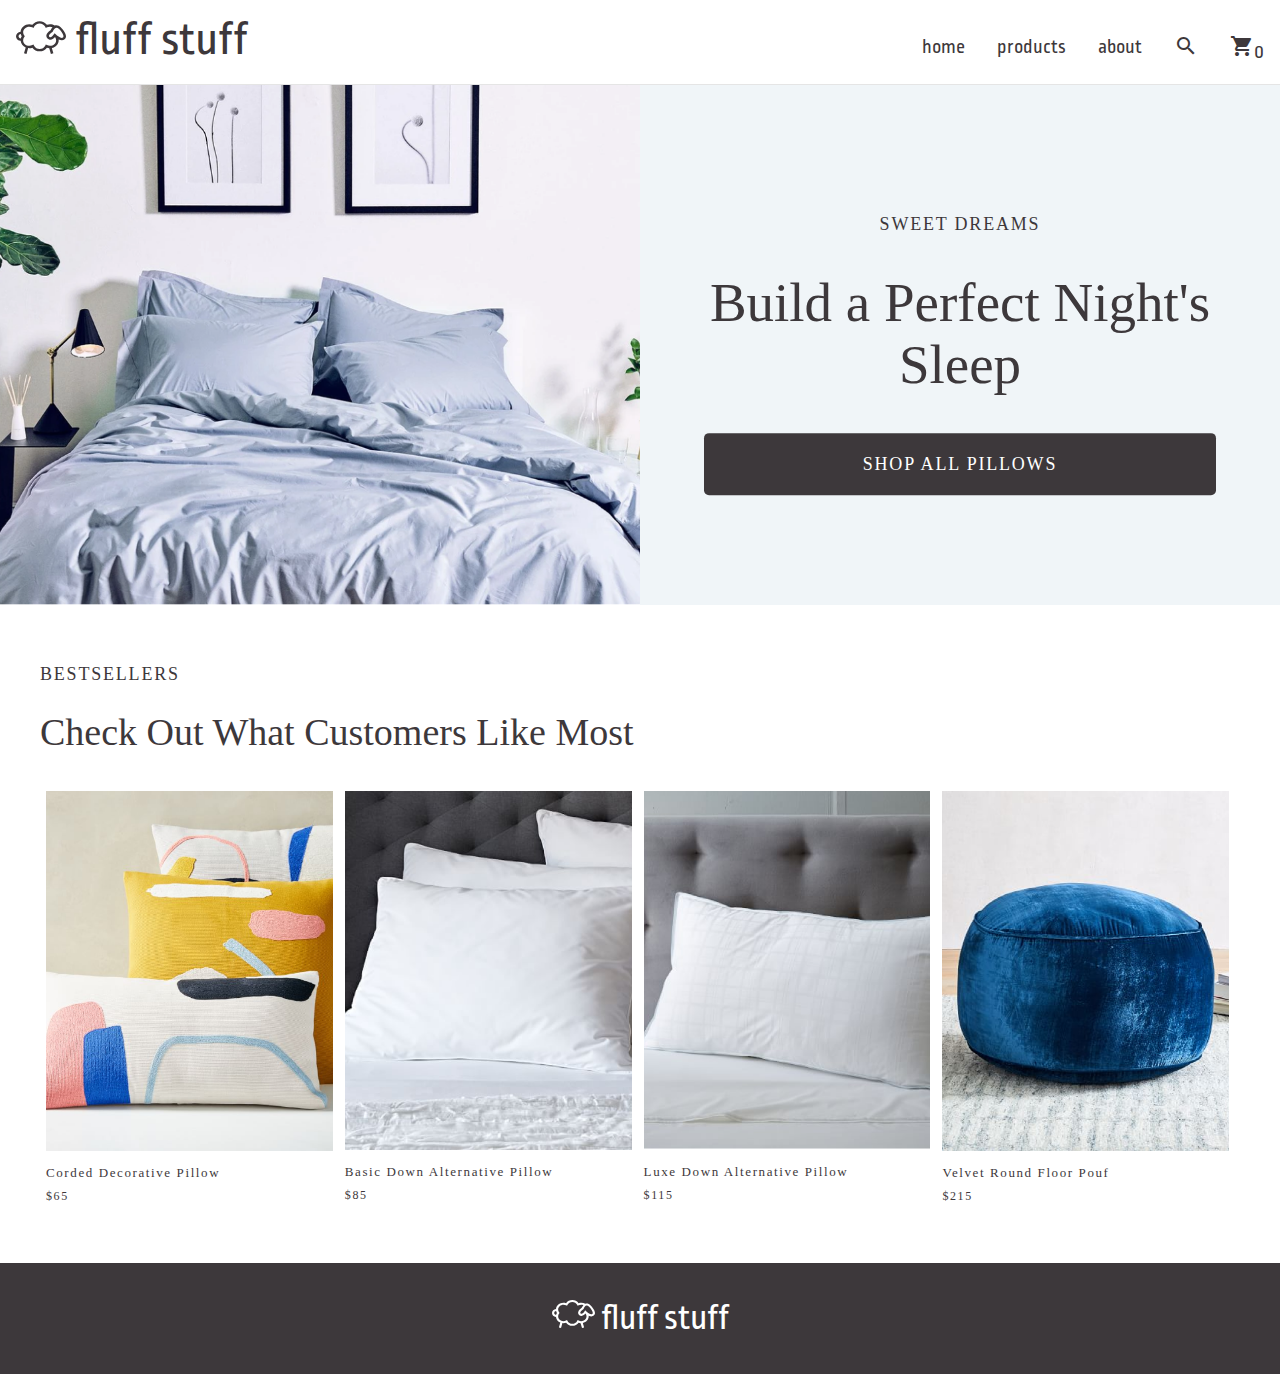
<file: index.html>
<!DOCTYPE html>
<html lang="en">
    <head>
        
        <meta charset="UTF-8">

        <link href="https://fonts.googleapis.com/css?family=Ropa+Sans&display=swap" rel="stylesheet">
        <link href="https://fonts.googleapis.com/icon?family=Material+Icons" rel="stylesheet">
        <link rel="stylesheet" type="text/css" href="css/styles.css"/>
        <script src="https://ajax.googleapis.com/ajax/libs/jquery/3.4.1/jquery.min.js"></script>
        <link rel="icon" type="image/png" href="assets/images/favicon.png">
        <script src="./js/products.js"></script>

        <meta name="description" content="Fluff Stuff">
        <meta name="author" content="Margret Williams">
        <title>Fluff Stuff</title>

    </head>
    
    <body>

        <div class="flex-wrapper">

        <div class="container">

            <custom-nav pageName="index"></custom-nav>

            <div class="header row">
                <div class="column c50 image">
                </div>

                <div class="column c50 blue-background">
                    <div class="index-page banner-text">
                        <p class="subtitle">Sweet Dreams</p>
                        <h1>Build a Perfect Night's Sleep</h1>
                        <a href="products.html" class="button">Shop All Pillows</a>
                    </div>
                </div>
            </div> 

            <div class="content"> 
            <p class="subtitle">Bestsellers</p>
            <h1>Check Out What Customers Like Most</h1>

            <div class="bestsellers-gallery">

                <div id="bestsellers-cards">

                    <!-- Product Card Template -->
                    <template id="card-template">
                        <div class="responsive bestsellers">
                          <div class="gallery">
                            <a class="product-link" href="product_pages/decorative_pillow.html#1">
                              <img class="custom-card-img" src="assets/images/product_images/image9-1.png" width="325" height="405" alt="pillows">
                            </a>
                            <div class="desc">
                                <p class="card-title name">       
                                </p>
                                <p class="card-subtitle price">
                                </p>
                            </div>
                          </div>
                        </div>
                    </template>
                    <!-- End of Template -->

                </div>

            </div>

            <!-- end of bestsellers gallery -->
            
            </div>
            <!-- end of content -->
        </div>
        
        <custom-footer></custom-footer>


    <script src="./js/CustomNav.js"></script>
    <script src="./js/CustomFooter.js"></script>

    <script src="./js/products.js"></script>


    </body>
    
    
</html>
</file>
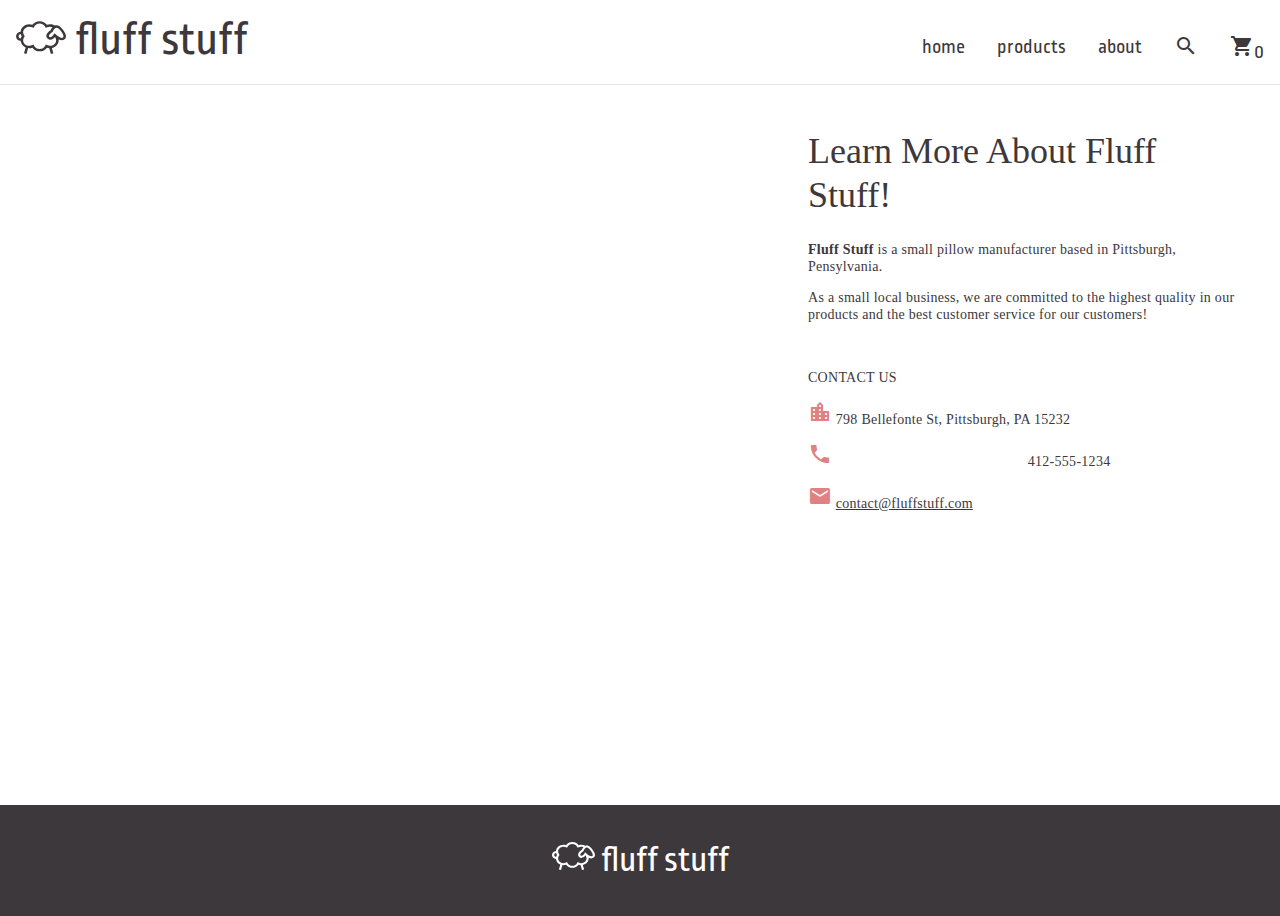
<file: about.html>
<!DOCTYPE html>
<html lang="en">
    <head>

        <meta charset="UTF-8">

        <link href="https://fonts.googleapis.com/css?family=Ropa+Sans&display=swap" rel="stylesheet">
        <link href="https://fonts.googleapis.com/icon?family=Material+Icons" rel="stylesheet">
        <link rel="stylesheet" type="text/css" href="css/styles.css"/>
        <script src="https://ajax.googleapis.com/ajax/libs/jquery/3.4.1/jquery.min.js"></script>
        <link rel="icon" type="image/png" href="assets/images/favicon.png">

        <meta name="description" content="Fluff Stuff">
        <meta name="author" content="Margret Williams">
        <title>Fluff Stuff</title>

    </head>
    
    <body>

        <div class="flex-wrapper">

        <div class="container">

            <custom-nav pageName="about"></custom-nav>

            <div class="column c60 about">
                <iframe src="https://www.google.com/maps/embed?pb=!1m18!1m12!1m3!1d3036.0941065167503!2d-79.93653204881133!3d40.45105406137333!2m3!1f0!2f0!3f0!3m2!1i1024!2i768!4f13.1!3m3!1m2!1s0x0%3A0x0!2zNDDCsDI3JzAzLjgiTiA3OcKwNTYnMDMuNiJX!5e0!3m2!1sen!2sus!4v1582530986331!5m2!1sen!2sus" width="100%" height="720" frameborder="0" style="border:0;" allowfullscreen=""></iframe>
            </div>

            <div class="column c40 about">
                <div class="detail-page text">
                    <h1>Learn More About Fluff Stuff!
                    </h1>

                    <p><b>Fluff Stuff</b> is a small pillow manufacturer based in Pittsburgh, Pensylvania.</p>
                    <p>
                    As a small local business, we are committed to the highest quality in our products and the best customer service for our customers!
                    </p>

                    <br />

                    <p class="subtitle">Contact Us</p>

                    <p><i class="material-icons">location_city</i> 798 Bellefonte St, Pittsburgh, PA 15232</p>
                    <p><i class="material-icons">phone_enabled</i> 412-555-1234</p>
                    <p><i class="material-icons">email</i> <a href="mailto:contact@fluffstuff.com">contact@fluffstuff.com</a></p>

                </div>

            </div>
            
        </div>

        <custom-footer></custom-footer>

    <script src="./js/CustomNav.js"></script>
    <script src="./js/CustomFooter.js"></script>

    <script src="./js/products.js"></script>

    </body>
    
</html>
</file>
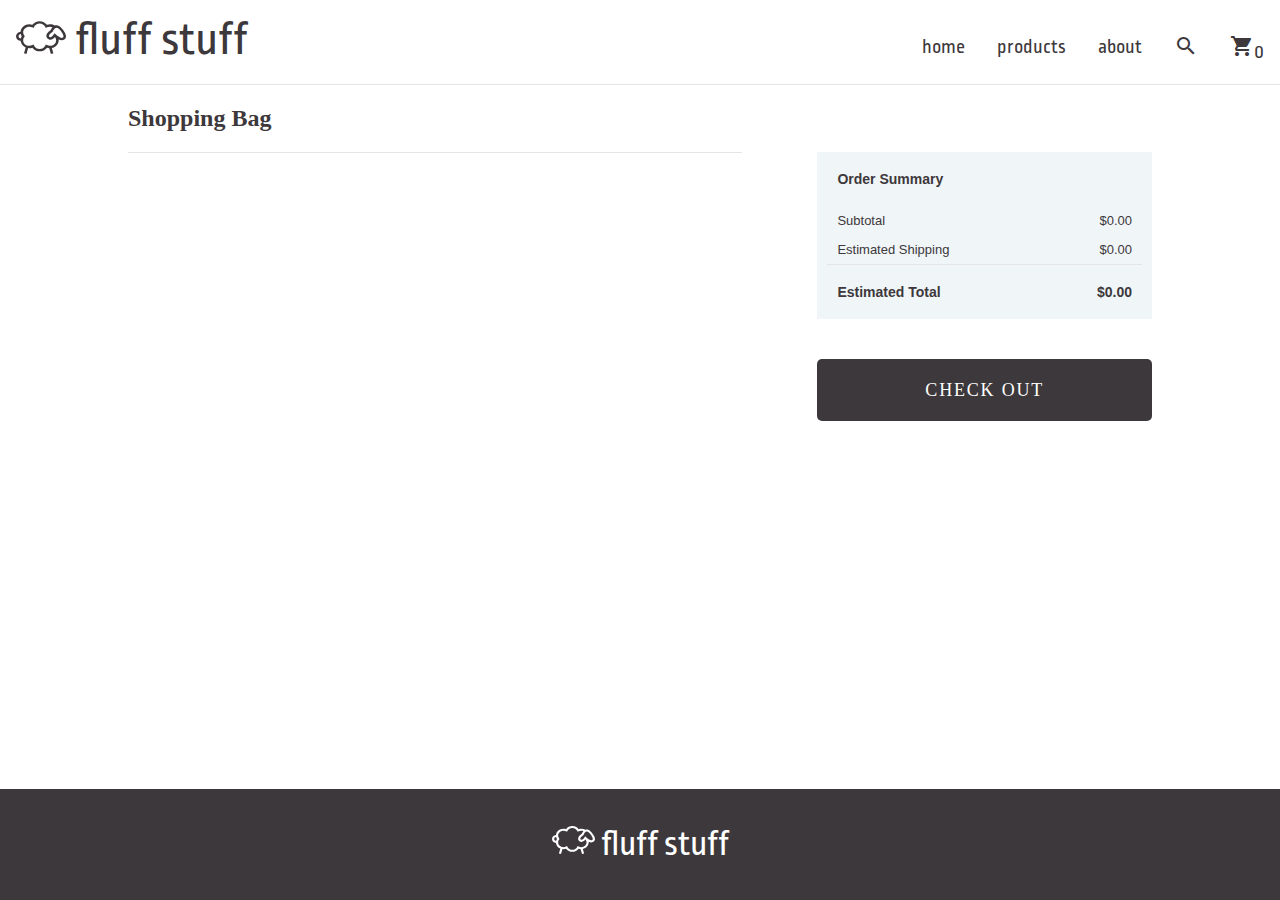
<file: cart.html>
<!DOCTYPE html>
<html lang="en">
    <head>

        <meta charset="UTF-8">

        <link href="https://fonts.googleapis.com/css?family=Ropa+Sans&display=swap" rel="stylesheet">
        <link href="https://fonts.googleapis.com/icon?family=Material+Icons" rel="stylesheet">
        <link rel="stylesheet" type="text/css" href="css/styles.css"/>
        <script src="https://ajax.googleapis.com/ajax/libs/jquery/3.4.1/jquery.min.js"></script>
        <link rel="icon" type="image/png" href="assets/images/favicon.png">

        <meta name="description" content="Fluff Stuff">
        <meta name="author" content="Margret Williams">
        <title>Fluff Stuff</title>

    </head>
    
    <body>
        <div class="flex-wrapper">

        <div class="container">


        <custom-nav pageName="cart"></custom-nav>
            <div id="cart">

                <div class="column c10 gutter">
                &nbsp;
                </div>

                <div class="column c80">

                    <div class="row">
                        <h2>Shopping Bag</h2>


                    </div>

                    <div class="column c60 cart">
                        <table class="show-cart table">

                        </table>                        
                    </div>

                    <div class="column c40 cart-totals">
                        <div class="row">
                            <div class="card blue-background">
                                
                                <table>
                                  <thead>
                                    <tr>
                                      <th colspan="2">Order Summary</th>
                                    </tr>
                                  </thead>
                                  <tbody>
                                    <tr>
                                      <td>Subtotal</td>
                                      <td id="cart-subtotal">$?</td>
                                    </tr>
                                    <tr>
                                      <td>Estimated Shipping</td>
                                      <td id="cart-shipping">$?</td>
                                    </tr>
                                  </tbody>
                                  <tfoot>
                                    <tr>
                                      <th>Estimated Total</th>
                                      <th id="cart-total">$?</th>
                                    </tr>
                                  </tfoot>
                                </table>
                            </div>
                        </div>

                        <div class="row">
                            <a href="" class="button">Check Out</a>
                        </div>
                    </div>

                </div>

                <div class="column c10 gutter">
                &nbsp;
                </div>
            
            </div>

        </div>

        <custom-footer></custom-footer>

        </div>

    <script src="./js/CustomNav.js"></script>
    <script src="./js/CustomFooter.js"></script>

    <script src="./js/products.js"></script>

    </body>
    
</html>
</file>
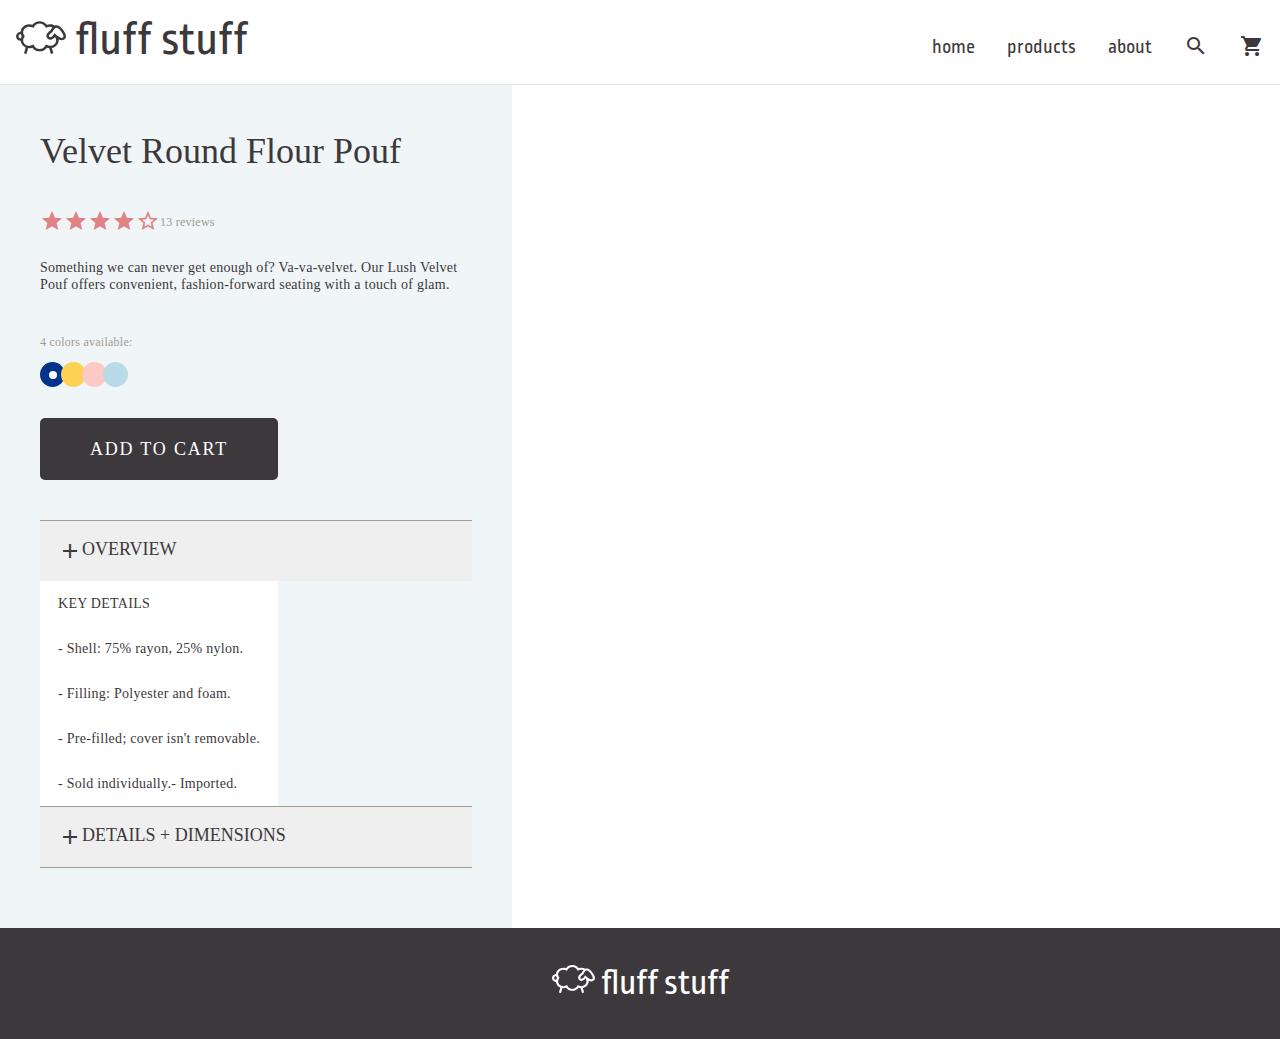
<file: product_detail.html>
<!DOCTYPE html>
<html>
    <head>

        <link href="https://fonts.googleapis.com/css?family=Ropa+Sans&display=swap" rel="stylesheet">
        <link href="https://fonts.googleapis.com/icon?family=Material+Icons" rel="stylesheet">
        <link rel="stylesheet" type="text/css" href="css/styles.css"/>
        <meta name="description" content="Fluff Stuff">
        <meta name="author" content="Margret Williams">

    </head>
    
    <body>

        <nav class="navbar navbar-expand-lg navbar-light fixed-top">    
            
            <div class="collapse navbar-collapse justify-content-end" id="navbarNav">
                <ul class="navbar-nav"> 
                    <li class="navbar-brand"><a class="nav-link" href="index.html">
                        <svg width="50" height="33" viewBox="0 0 50 33" fill="none" xmlns="http://www.w3.org/2000/svg">
                        <path d="M44.9472 6.47436C43.4408 5.04934 41.9108 4.32679 40.4005 4.32679C39.8154 4.32679 39.2786 4.43973 38.7838 4.62352C37.4098 3.7833 35.7661 3.29059 33.9968 3.29059C32.9502 3.29059 31.9109 3.46571 30.9352 3.80416C29.3441 1.55663 26.603 0.156006 23.6435 0.156006C20.6849 0.156006 17.9438 1.55663 16.3531 3.80416C15.377 3.46611 14.3377 3.29059 13.291 3.29059C8.73576 3.29059 4.99375 6.53103 4.62451 10.6388C2.04109 10.8266 0 12.8179 0 15.2437C0 17.6703 2.04109 19.662 4.62451 19.8494C4.8899 22.8017 6.89895 25.3007 9.70117 26.4759L8.00924 32.2613L10.4854 32.8757L12.1679 27.1232C12.5367 27.1669 12.9098 27.1976 13.2915 27.1976C14.3381 27.1976 15.3774 27.0217 16.3535 26.6832C17.9442 28.9324 20.6853 30.3326 23.6439 30.3326C26.6034 30.3326 29.3446 28.932 30.9356 26.6832C31.672 26.9383 32.4438 27.1008 33.2284 27.1653L34.8986 32.8757L37.3743 32.2613L35.8392 27.013C39.7556 26.2322 42.7006 23.0201 42.7006 19.1835C42.7006 18.9312 42.6822 18.6817 42.657 18.4334C43.692 18.9285 44.7955 19.2752 45.8648 19.2752C46.9007 19.2752 47.8097 18.9678 48.5648 18.3606C49.4495 17.6494 49.9448 16.6664 49.9957 15.5188C50.1448 12.1595 46.4024 7.85098 44.9472 6.47436ZM4.78648 17.4952C3.54157 17.3862 2.56461 16.4184 2.56461 15.2437C2.56461 14.069 3.54157 13.1024 4.78648 12.9922C4.9711 13.7793 5.28094 14.5373 5.71643 15.2437C5.28094 15.9505 4.9711 16.7089 4.78648 17.4952ZM33.9968 24.8367C32.9549 24.8367 31.9241 24.59 31.0151 24.1229L29.8023 23.4995L29.2236 24.6624C28.2253 26.673 26.035 27.9721 23.6431 27.9721C21.252 27.9721 19.0617 26.673 18.0634 24.6624L17.4856 23.4995L16.2728 24.1229C15.3633 24.5904 14.3321 24.8367 13.291 24.8367C9.90588 24.8367 7.15195 22.3011 7.15195 19.1843C7.15195 18.0135 7.54213 16.8868 8.28019 15.9261L8.80414 15.2445L8.28019 14.5629C7.54213 13.603 7.15195 12.4759 7.15195 11.3055C7.15195 8.18864 9.90588 5.65303 13.291 5.65303C14.3321 5.65303 15.3633 5.89978 16.2732 6.36692L17.4856 6.98951L18.0634 5.82659C19.0617 3.81754 21.252 2.51845 23.6431 2.51845C26.035 2.51845 28.2253 3.81754 29.2236 5.82659L29.8014 6.98951L31.0143 6.36692C31.9241 5.89939 32.9558 5.65303 33.9968 5.65303C34.9059 5.65303 35.7657 5.84154 36.5409 6.17015C35.4999 7.27483 34.8559 8.58297 34.5819 9.21854C33.5242 9.94109 30.6164 12.1386 30.3531 14.6022C30.2378 15.6868 30.6395 16.6959 31.5151 17.5192C32.5459 18.4893 33.6075 18.6919 34.3165 18.6919C36.3063 18.6919 37.991 17.1508 38.9791 15.9863C39.0333 16.0324 39.0936 16.0808 39.1509 16.1284C39.7928 17.0446 40.1359 18.0945 40.1359 19.1847C40.1359 22.3007 37.3816 24.8367 33.9968 24.8367ZM46.8789 16.5814C46.5968 16.808 46.2738 16.9143 45.8648 16.9143C44.0019 16.9143 41.1146 14.7305 39.7329 13.3555L38.5526 12.1764L37.6803 13.5637C37.1363 14.4306 35.5319 16.3299 34.3165 16.3299C34.199 16.3299 33.8409 16.3299 33.3473 15.8663C33.0007 15.5404 32.8639 15.2213 32.9049 14.8332C33.0451 13.5082 35.1059 11.7419 36.3713 10.9407L36.7277 10.7164L36.8636 10.339C37.2051 9.39131 38.588 6.68805 40.4001 6.68805C41.1813 6.68805 42.1181 7.18392 43.1087 8.12095C44.9083 9.82342 47.5268 13.3216 47.4332 15.4224C47.4114 15.9273 47.2353 16.2953 46.8789 16.5814Z" fill="#3D383B"/>
                        </svg>
                        fluff stuff
                        </a>
                    </li>
                    <div class="nav-items">
                        <li class="nav-item"><a class="nav-link" href="index.html">home</a></li>
                        <li class="nav-item"><a class="nav-link" href="products.html">products</a></li>
                        <li class="nav-item"><a class="nav-link" href="about.html">about</a></li>
                        <li class="nav-item"><a class="nav-link" href=""><i class="material-icons">search</i></a></li>
                        <li class="nav-item"><a class="nav-link" href=""><i class="material-icons">shopping_cart</i></a></li>
                    </div>   
                </ul>
            </div>
        </nav>  

        <div class="row">

            <div class="product-detail">

                <div class="column c60 image">
                </div>

                <div class="column c40 blue-background">
                    <div class="detail-page text">
                        <h1>Velvet Round Flour Pouf
                        </h1>
                        <p class="reviews icons">
                            <i class="material-icons">star</i>
                            <i class="material-icons">star</i>
                            <i class="material-icons">star</i>
                            <i class="material-icons">star</i>
                            <i class="material-icons">star_border</i>
                        </p>
                        <p class="details-subtitle">
                            13 reviews
                        </p>
                        <p>Something we can never get enough of? Va-va-velvet. Our Lush Velvet Pouf offers convenient, fashion-forward seating with a touch of glam.
                        </p>

                        <br />

                        <div class="color-select">

                            <p class="details-subtitle">
                                4 colors available:
                            </p>

                            <label class="container">
                              <input type="radio" checked="checked" name="radio">
                              <span class="checkmark dark-blue"></span>
                            </label>
                            <label class="container">
                              <input type="radio" name="radio">
                              <span class="checkmark yellow"></span>
                            </label>
                            <label class="container">
                              <input type="radio" name="radio">
                              <span class="checkmark pink"></span>
                            </label>
                            <label class="container">
                              <input type="radio" name="radio">
                              <span class="checkmark light-blue"></span>
                            </label>
                        </div>

                        <a href="" class="button">Add To Cart</a>


                        <div class="product-accordion">

                            <button class="accordion active">
                                <i class="material-icons">add</i>Overview
                            </button>
                            <div class="panel" style="display: block;">
                              <p>KEY DETAILS</p> <br />
                              <p>- Shell: 75% rayon, 25% nylon.</p> <br />
                              <p>- Filling: Polyester and foam.</p> <br />
                              <p>- Pre-filled; cover isn't removable.</p> <br />
                              <p>- Sold individually.
                              <p>- Imported.</p>
                            </div>

                            <button class="accordion last">
                                <i class="material-icons">add</i>Details + Dimensions
                            </button>
                            <div class="panel">
                              <p>DIMENSIONS</p> <br />
                              <p>- 24"diam. x 13"h.</p> <br />
                            </div>
                            
                        </div>
                    
                    </div>

                </div>

            </div>
        </div> 

    </body>
    
   <footer class="footer">
        <h3>
        <svg width="43" height="29" viewBox="0 0 43 29" fill="none" xmlns="http://www.w3.org/2000/svg">
        <path d="M38.6546 5.41575C37.359 4.1943 36.0433 3.57497 34.7444 3.57497C34.2413 3.57497 33.7796 3.67178 33.354 3.82931C32.1724 3.10912 30.7589 2.68679 29.2373 2.68679C28.3372 2.68679 27.4434 2.8369 26.6043 3.127C25.236 1.20054 22.8786 0 20.3334 0C17.789 0 15.4316 1.20054 14.0637 3.127C13.2242 2.83724 12.3304 2.68679 11.4303 2.68679C7.51275 2.68679 4.29463 5.46433 3.97708 8.98532C1.75534 9.14623 0 10.8531 0 12.9324C0 15.0123 1.75534 16.7195 3.97708 16.8801C4.20532 19.4107 5.93309 21.5527 8.34301 22.56L6.88795 27.519L9.01743 28.0455L10.4644 23.1149C10.7816 23.1523 11.1025 23.1786 11.4307 23.1786C12.3307 23.1786 13.2246 23.0278 14.064 22.7377C15.432 24.6655 17.7894 25.8657 20.3338 25.8657C22.879 25.8657 25.2363 24.6652 26.6046 22.7377C27.2379 22.9563 27.9017 23.0956 28.5765 23.1509L30.0128 28.0455L32.1419 27.519L30.8217 23.0204C34.1898 22.3511 36.7225 19.5979 36.7225 16.3093C36.7225 16.0931 36.7067 15.8792 36.685 15.6664C37.5752 16.0907 38.5241 16.3879 39.4437 16.3879C40.3346 16.3879 41.1163 16.1245 41.7658 15.604C42.5266 14.9944 42.9525 14.1518 42.9963 13.1682C43.1245 10.2887 39.9061 6.59571 38.6546 5.41575ZM4.11637 14.8622C3.04575 14.7688 2.20557 13.9393 2.20557 12.9324C2.20557 11.9254 3.04575 11.097 4.11637 11.0025C4.27515 11.6772 4.54161 12.3269 4.91613 12.9324C4.54161 13.5382 4.27515 14.1882 4.11637 14.8622ZM29.2373 21.155C28.3412 21.155 27.4548 20.9435 26.673 20.5431L25.6299 20.0088L25.1323 21.0056C24.2738 22.729 22.3901 23.8425 20.3331 23.8425C18.2767 23.8425 16.3931 22.729 15.5345 21.0056L15.0376 20.0088L13.9946 20.5431C13.2125 20.9438 12.3256 21.155 11.4303 21.155C8.51906 21.155 6.15067 18.9816 6.15067 16.31C6.15067 15.3065 6.48623 14.3407 7.12096 13.5173L7.57156 12.933L7.12096 12.3488C6.48623 11.5261 6.15067 10.56 6.15067 9.55675C6.15067 6.88514 8.51906 4.71175 11.4303 4.71175C12.3256 4.71175 13.2125 4.92326 13.9949 5.32366L15.0376 5.85731L15.5345 4.86052C16.3931 3.13847 18.2767 2.02496 20.3331 2.02496C22.3901 2.02496 24.2738 3.13847 25.1323 4.86052L25.6292 5.85731L26.6723 5.32366C27.4548 4.92292 28.342 4.71175 29.2373 4.71175C30.019 4.71175 30.7585 4.87333 31.4252 5.155C30.5299 6.10187 29.976 7.22314 29.7404 7.76792C28.8308 8.38725 26.3301 10.2709 26.1037 12.3825C26.0045 13.3122 26.3499 14.1771 27.103 14.8828C27.9895 15.7143 28.9025 15.888 29.5122 15.888C31.2234 15.888 32.6723 14.567 33.522 13.5689C33.5687 13.6084 33.6205 13.6499 33.6697 13.6907C34.2218 14.476 34.5169 15.3759 34.5169 16.3103C34.5169 18.9813 32.1482 21.155 29.2373 21.155ZM40.3159 14.0789C40.0733 14.2732 39.7954 14.3643 39.4437 14.3643C37.8416 14.3643 35.3586 12.4925 34.1703 11.3139L33.1552 10.3033L32.4051 11.4923C31.9372 12.2355 30.5575 13.8634 29.5122 13.8634C29.4111 13.8634 29.1031 13.8634 28.6786 13.466C28.3806 13.1867 28.263 12.9131 28.2982 12.5805C28.4188 11.4448 30.191 9.93085 31.2793 9.24405L31.5858 9.05178L31.7027 8.72828C31.9964 7.916 33.1857 5.59892 34.744 5.59892C35.4159 5.59892 36.2215 6.02395 37.0735 6.82712C38.6212 8.28639 40.873 11.2849 40.7925 13.0855C40.7738 13.5183 40.6224 13.8337 40.3159 14.0789Z" fill="white"/>
        </svg>

        fluff stuff</h3>
    </footer>

    <script>
        var acc = document.getElementsByClassName("accordion");
        var i;

        for (i = 0; i < acc.length; i++) {
          acc[i].addEventListener("click", function() {
            this.classList.toggle("active");
            var panel = this.nextElementSibling;
            if (panel.style.display === "block") {
              panel.style.display = "none";
            } else {
              panel.style.display = "block";
            }
          });
        }
    </script>
</html>
</file>
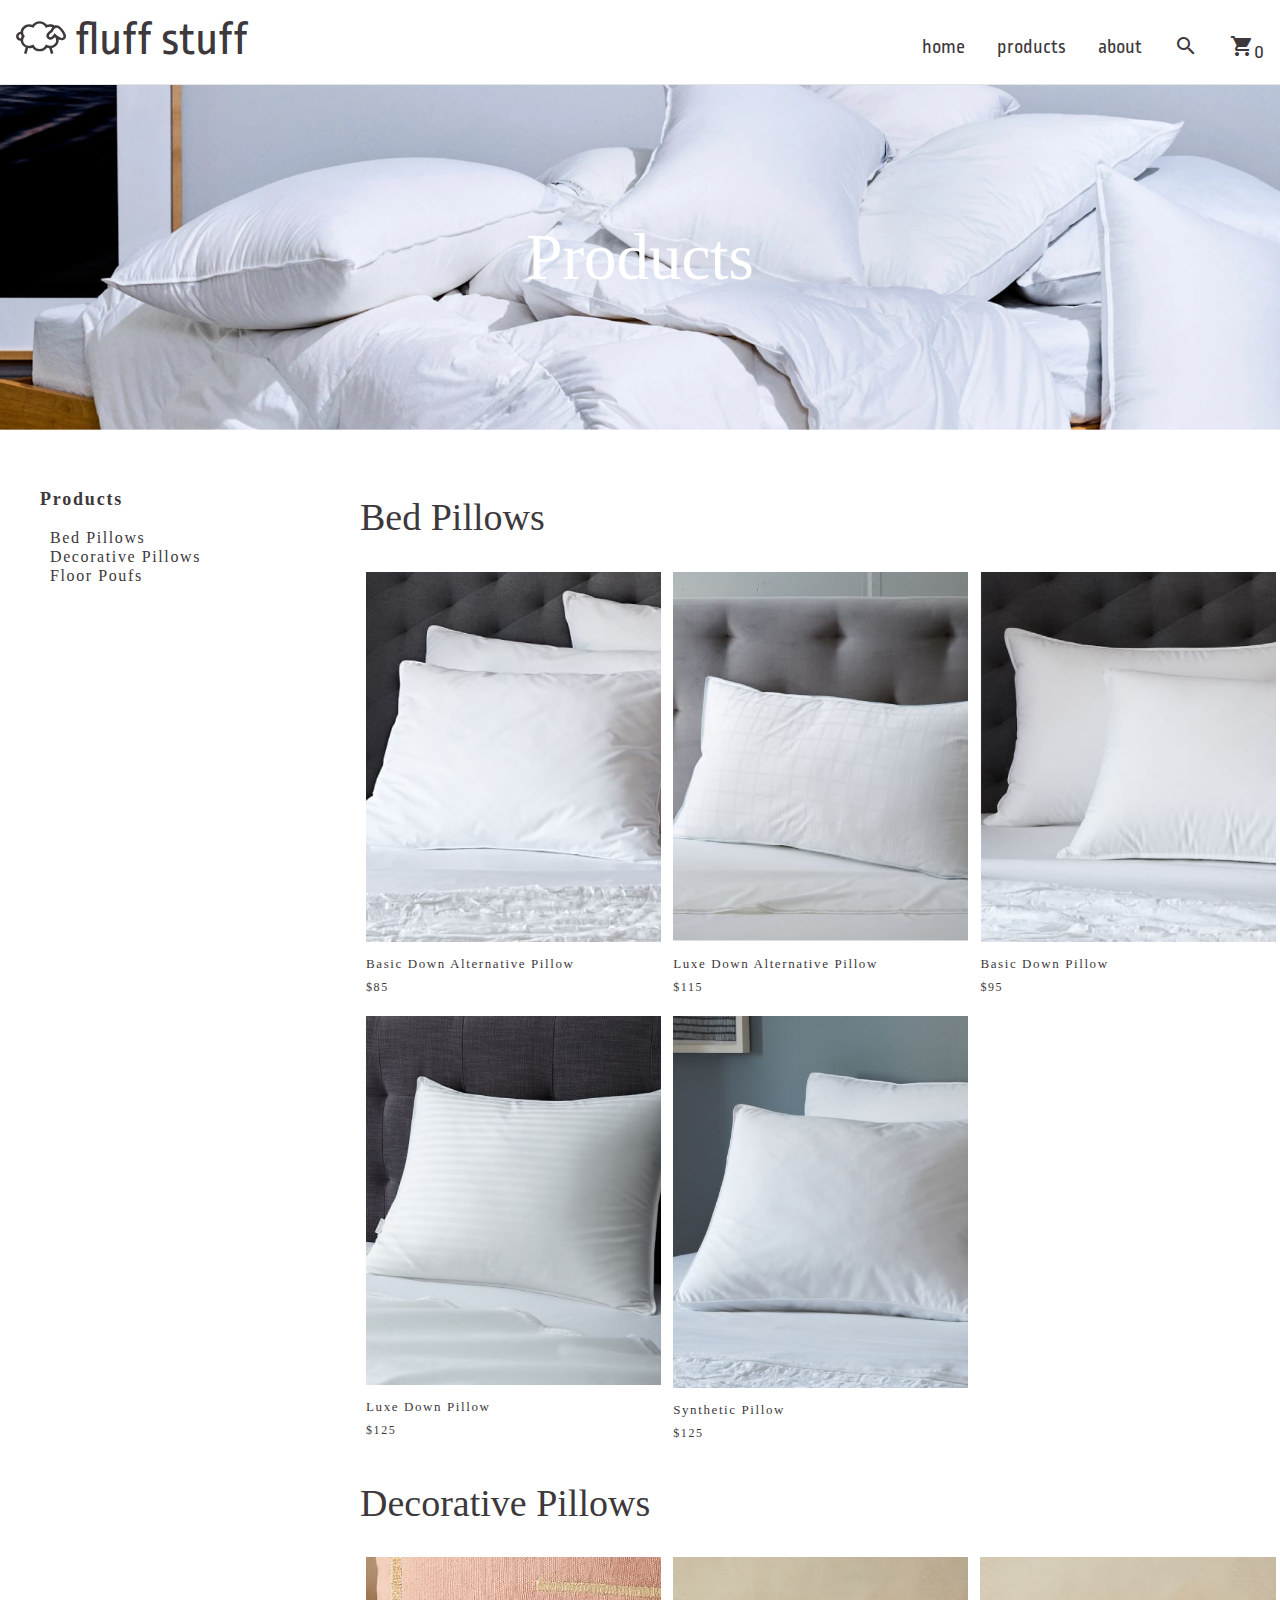
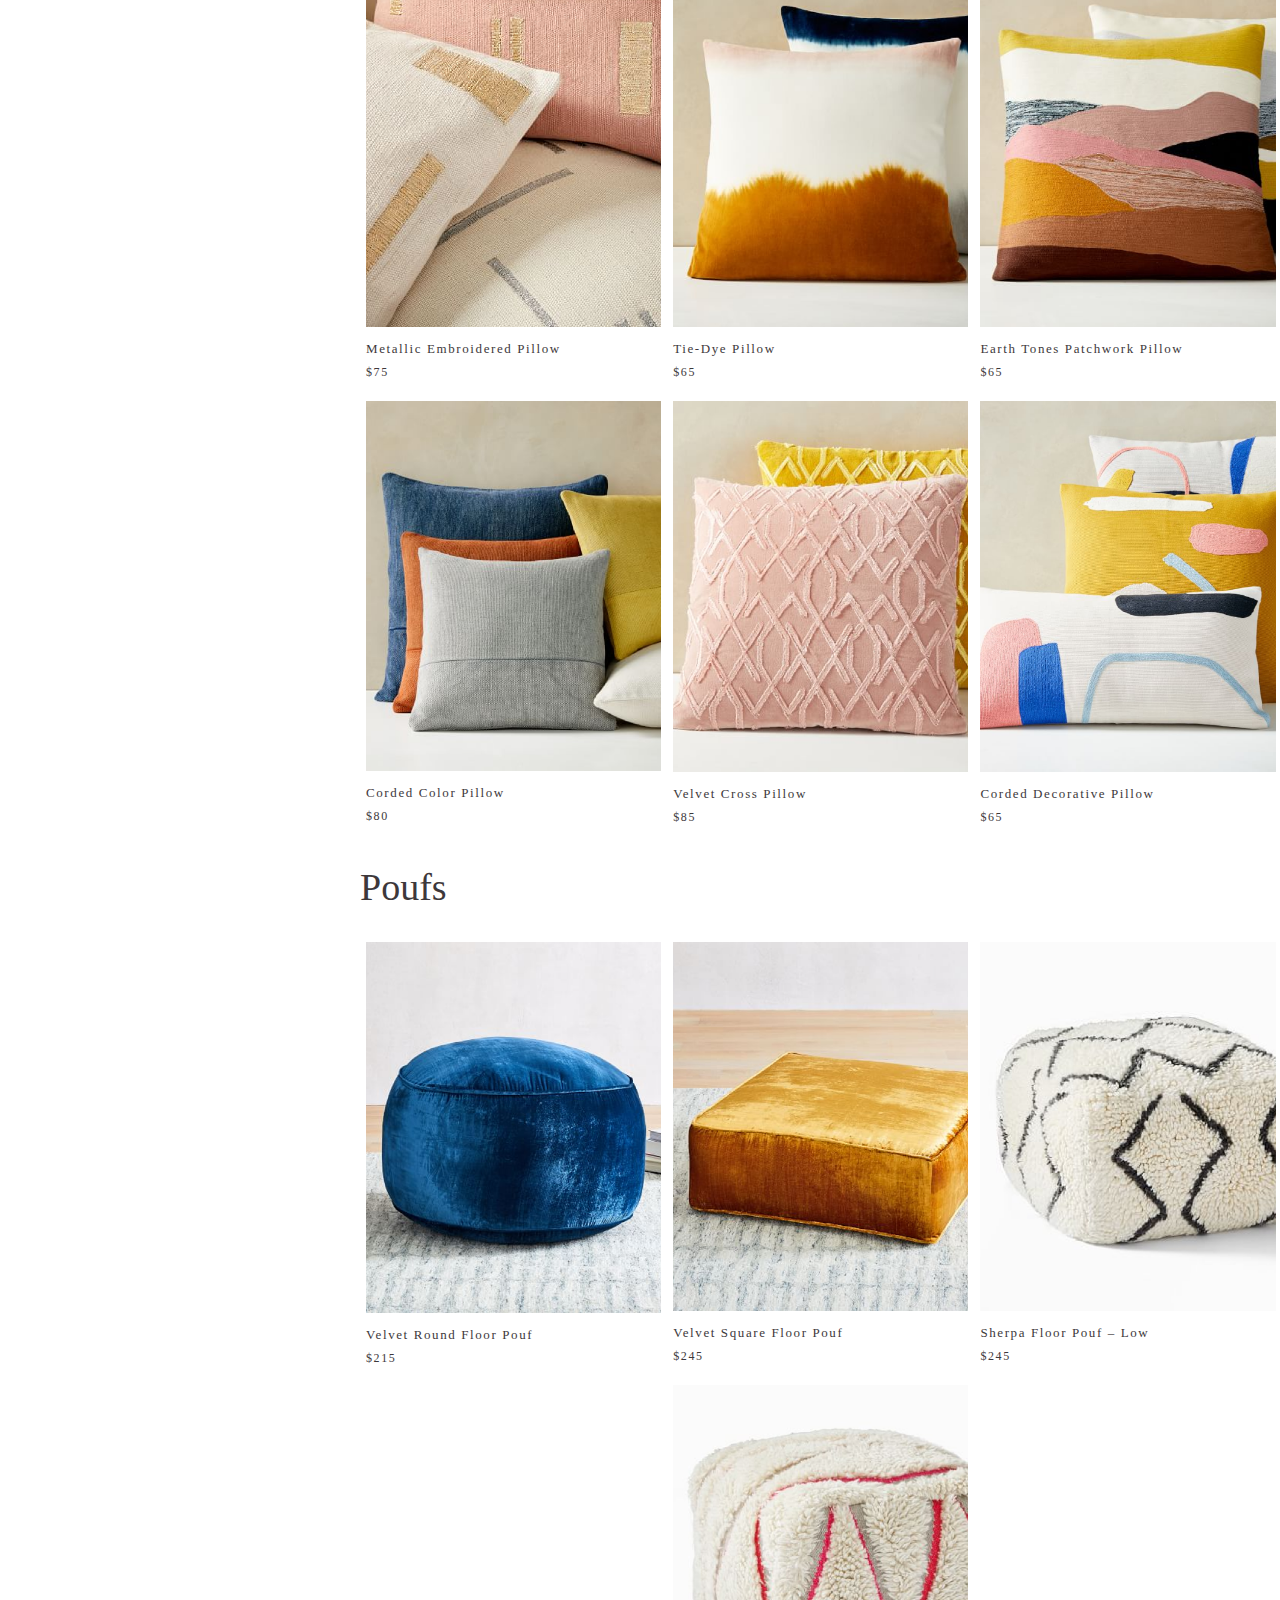
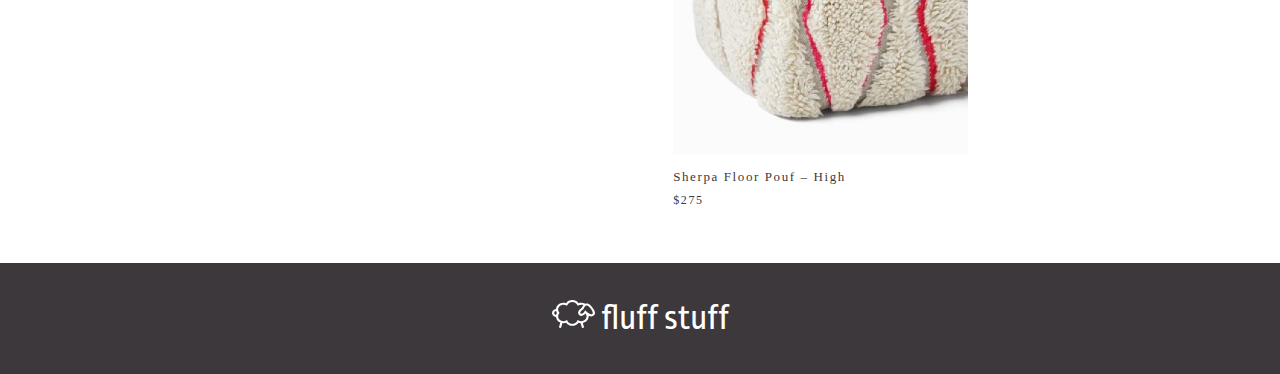
<file: products.html>
<!DOCTYPE html>
<html lang="en">
    <head>
        
        <meta charset="UTF-8">

        <link href="https://fonts.googleapis.com/css?family=Ropa+Sans&display=swap" rel="stylesheet">
        <link href="https://fonts.googleapis.com/icon?family=Material+Icons" rel="stylesheet">
        <link rel="stylesheet" type="text/css" href="css/styles.css"/>
        <script src="https://ajax.googleapis.com/ajax/libs/jquery/3.4.1/jquery.min.js"></script>
        <link rel="icon" type="image/png" href="assets/images/favicon.png">

        <meta name="description" content="Fluff Stuff">
        <meta name="author" content="Margret Williams">
        <title>Fluff Stuff</title>

    </head>
    
    <body>
        <div class="flex-wrapper">

        <div class="container">

            <custom-nav pageName="products"></custom-nav>

            <div class="image-banner">
              <div class="banner-text">
                <h1>Products</h1>
              </div>
            </div>

            <div class="content row">

                <div class="column sidebar">
                    <h3>Products</h3>
                    <ul>
                        <li><a href="#bed_pillows">Bed Pillows</a>
                        </li>
                        <li><a href="#decorative_pillows">Decorative Pillows</a>
                        </li>
                        <li><a href="#poufs">Floor Poufs</a>
                        </li>
                    </ul>
                </div>

                <div class="column gallery">

                <!-- BED PILLOWS -->

                <h1 id="bed_pillows">Bed Pillows</h1>

                <div class="product_gallery">

                    <div id="bedPillow-cards">

                        <!-- Product Card Template -->
                        <template id="card-template">
                            <div class="responsive bed_pillows">
                              <div class="gallery">
                                <a class="product-link" href="product_pages/decorative_pillow.html#1">
                                  <img class="custom-card-img" src="assets/images/product_images/image9-1.png" width="325" height="405" alt="pillows">
                                </a>
                                <div class="desc">
                                    <p class="card-title name">       
                                    </p>
                                    <p class="card-subtitle price">
                                    </p>
                                </div>
                              </div>
                            </div>
                        </template>
                        <!-- End of Template -->

                    </div>

                </div>


                <div class="clearfix"></div>

                <!-- DECORATIVE PILLOWS -->
                <h1 id="decorative_pillows">Decorative Pillows</h1>

                <div class="product_gallery">

                    <div id="decorativePillow-cards">

                        <!-- Product Card Template -->
                        <template id="card-template">
                            <div class="responsive decorative_pillows">
                              <div class="gallery">
                                <a class="product-link" href="product_pages/decorative_pillow.html#1">
                                  <img class="custom-card-img" src="assets/images/product_images/image9-1.png" width="325" height="405" alt="pillows">
                                </a>
                                <div class="desc">
                                    <p class="card-title name">       
                                    </p>
                                    <p class="card-subtitle price">
                                    </p>
                                </div>
                              </div>
                            </div>
                        </template>
                        <!-- End of Template -->

                    </div>

                </div>


                <div class="clearfix"></div>


                <!-- POUFS -->
                <h1 id="poufs">Poufs</h1>

                <div id="pouf-cards">

                        <!-- Product Card Template -->
                        <template id="card-template">
                            <div class="responsive poufs">
                              <div class="gallery">
                                <a class="product-link" href="product_pages/decorative_pillow.html#1">
                                  <img class="custom-card-img" src="assets/images/product_images/image9-1.png" width="325" height="405" alt="pillows">
                                </a>
                                <div class="desc">
                                    <p class="card-title name">       
                                    </p>
                                    <p class="card-subtitle price">
                                    </p>
                                </div>
                              </div>
                            </div>
                        </template>
                        <!-- End of Template -->

                    </div>

                </div>        



                <div class="clearfix"></div>
            
            <div>
            <!-- END OF GALLERY -->
            </div>
            </div>
            </div>
            
        </div>
        
    <custom-footer></custom-footer>

    <script src="./js/CustomNav.js"></script>
    <script src="./js/CustomFooter.js"></script>

    <script src="./js/script.js"></script>
    <script src="./js/products.js"></script>


    </body>
    
    
</html>
</file>
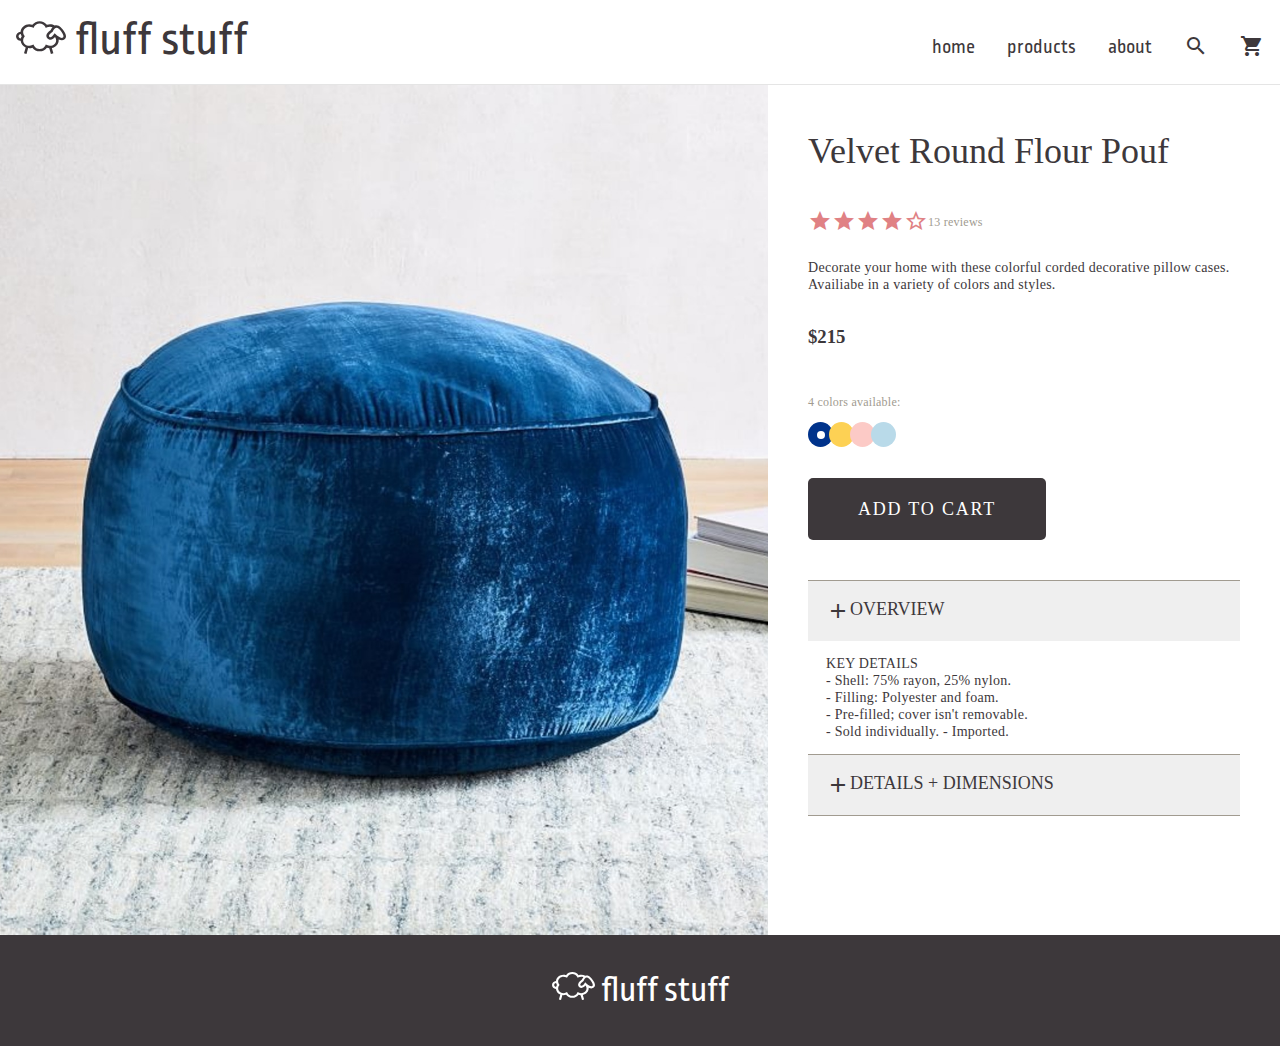
<file: product_pages/pouf.html>
<!DOCTYPE html>
<html lang="en">
    <head>

        <meta charset="UTF-8">

        <link href="https://fonts.googleapis.com/css?family=Ropa+Sans&display=swap" rel="stylesheet">
        <link href="https://fonts.googleapis.com/icon?family=Material+Icons" rel="stylesheet">
        <link rel="stylesheet" type="text/css" href="../css/styles.css"/>
        <meta name="description" content="Fluff Stuff">
        <meta name="author" content="Margret Williams">
        <title>Fluff Stuff</title>

    </head>
    
    <body>

        <nav class="navbar navbar-expand-lg navbar-light fixed-top">    
            
            <div class="collapse navbar-collapse justify-content-end" id="navbarNav">
                <ul class="navbar-nav"> 
                    <li class="navbar-brand"><a class="nav-link" href="../index.html">
                        <svg width="50" height="33" viewBox="0 0 50 33" fill="none" xmlns="http://www.w3.org/2000/svg">
                        <path d="M44.9472 6.47436C43.4408 5.04934 41.9108 4.32679 40.4005 4.32679C39.8154 4.32679 39.2786 4.43973 38.7838 4.62352C37.4098 3.7833 35.7661 3.29059 33.9968 3.29059C32.9502 3.29059 31.9109 3.46571 30.9352 3.80416C29.3441 1.55663 26.603 0.156006 23.6435 0.156006C20.6849 0.156006 17.9438 1.55663 16.3531 3.80416C15.377 3.46611 14.3377 3.29059 13.291 3.29059C8.73576 3.29059 4.99375 6.53103 4.62451 10.6388C2.04109 10.8266 0 12.8179 0 15.2437C0 17.6703 2.04109 19.662 4.62451 19.8494C4.8899 22.8017 6.89895 25.3007 9.70117 26.4759L8.00924 32.2613L10.4854 32.8757L12.1679 27.1232C12.5367 27.1669 12.9098 27.1976 13.2915 27.1976C14.3381 27.1976 15.3774 27.0217 16.3535 26.6832C17.9442 28.9324 20.6853 30.3326 23.6439 30.3326C26.6034 30.3326 29.3446 28.932 30.9356 26.6832C31.672 26.9383 32.4438 27.1008 33.2284 27.1653L34.8986 32.8757L37.3743 32.2613L35.8392 27.013C39.7556 26.2322 42.7006 23.0201 42.7006 19.1835C42.7006 18.9312 42.6822 18.6817 42.657 18.4334C43.692 18.9285 44.7955 19.2752 45.8648 19.2752C46.9007 19.2752 47.8097 18.9678 48.5648 18.3606C49.4495 17.6494 49.9448 16.6664 49.9957 15.5188C50.1448 12.1595 46.4024 7.85098 44.9472 6.47436ZM4.78648 17.4952C3.54157 17.3862 2.56461 16.4184 2.56461 15.2437C2.56461 14.069 3.54157 13.1024 4.78648 12.9922C4.9711 13.7793 5.28094 14.5373 5.71643 15.2437C5.28094 15.9505 4.9711 16.7089 4.78648 17.4952ZM33.9968 24.8367C32.9549 24.8367 31.9241 24.59 31.0151 24.1229L29.8023 23.4995L29.2236 24.6624C28.2253 26.673 26.035 27.9721 23.6431 27.9721C21.252 27.9721 19.0617 26.673 18.0634 24.6624L17.4856 23.4995L16.2728 24.1229C15.3633 24.5904 14.3321 24.8367 13.291 24.8367C9.90588 24.8367 7.15195 22.3011 7.15195 19.1843C7.15195 18.0135 7.54213 16.8868 8.28019 15.9261L8.80414 15.2445L8.28019 14.5629C7.54213 13.603 7.15195 12.4759 7.15195 11.3055C7.15195 8.18864 9.90588 5.65303 13.291 5.65303C14.3321 5.65303 15.3633 5.89978 16.2732 6.36692L17.4856 6.98951L18.0634 5.82659C19.0617 3.81754 21.252 2.51845 23.6431 2.51845C26.035 2.51845 28.2253 3.81754 29.2236 5.82659L29.8014 6.98951L31.0143 6.36692C31.9241 5.89939 32.9558 5.65303 33.9968 5.65303C34.9059 5.65303 35.7657 5.84154 36.5409 6.17015C35.4999 7.27483 34.8559 8.58297 34.5819 9.21854C33.5242 9.94109 30.6164 12.1386 30.3531 14.6022C30.2378 15.6868 30.6395 16.6959 31.5151 17.5192C32.5459 18.4893 33.6075 18.6919 34.3165 18.6919C36.3063 18.6919 37.991 17.1508 38.9791 15.9863C39.0333 16.0324 39.0936 16.0808 39.1509 16.1284C39.7928 17.0446 40.1359 18.0945 40.1359 19.1847C40.1359 22.3007 37.3816 24.8367 33.9968 24.8367ZM46.8789 16.5814C46.5968 16.808 46.2738 16.9143 45.8648 16.9143C44.0019 16.9143 41.1146 14.7305 39.7329 13.3555L38.5526 12.1764L37.6803 13.5637C37.1363 14.4306 35.5319 16.3299 34.3165 16.3299C34.199 16.3299 33.8409 16.3299 33.3473 15.8663C33.0007 15.5404 32.8639 15.2213 32.9049 14.8332C33.0451 13.5082 35.1059 11.7419 36.3713 10.9407L36.7277 10.7164L36.8636 10.339C37.2051 9.39131 38.588 6.68805 40.4001 6.68805C41.1813 6.68805 42.1181 7.18392 43.1087 8.12095C44.9083 9.82342 47.5268 13.3216 47.4332 15.4224C47.4114 15.9273 47.2353 16.2953 46.8789 16.5814Z" fill="#3D383B"/>
                        </svg>
                        fluff stuff
                        </a>
                    </li>

                    <div class="nav-items">

                        <li class="nav-item"><a class="nav-link" href="../index.html">home</a></li>
                        <li class="nav-item"><a class="nav-link" href="../products.html">products</a></li>
                        <li class="nav-item"><a class="nav-link" href="../about.html">about</a></li>
                        <li class="nav-item"><a class="nav-link" href=""><i class="material-icons">search</i></a></li>
                        <li class="nav-item"><a class="nav-link" href=""><i class="material-icons">shopping_cart</i></a></li>
                    </div>
                </ul>
            </div>
        </nav>  

        <div class="row">

            <div class="product-detail">

                <div class="column c60 image_pouf">
                </div>

                <div class="column c40 detail">
                    <div class="detail-page text">
                        <h1>Velvet Round Flour Pouf
                        </h1>
                        <p class="reviews icons">
                            <i class="material-icons">star</i>
                            <i class="material-icons">star</i>
                            <i class="material-icons">star</i>
                            <i class="material-icons">star</i>
                            <i class="material-icons">star_border</i>
                        </p>
                        <p class="details-subtitle">
                            13 reviews
                        </p>
                        <p>Decorate your home with these colorful corded decorative pillow cases. Availiabe in a variety of colors and styles. 
                        </p>

                        <br />

                        <div>
                            <h3>
                                $215
                            </h3>
                        </div>

                        <div class="color-select">

                            <p class="details-subtitle">
                                4 colors available:
                            </p>

                            <label class="container">
                              <input type="radio" checked="checked" name="radio">
                              <span class="checkmark dark-blue"></span>
                            </label>
                            <label class="container">
                              <input type="radio" name="radio">
                              <span class="checkmark yellow"></span>
                            </label>
                            <label class="container">
                              <input type="radio" name="radio">
                              <span class="checkmark pink"></span>
                            </label>
                            <label class="container">
                              <input type="radio" name="radio">
                              <span class="checkmark light-blue"></span>
                            </label>
                        </div>


                        <a href="" class="button">Add To Cart</a>


                        <div class="product-accordion">

                            <button class="accordion active">
                                <i class="material-icons">add</i>Overview
                            </button>
                            <div class="panel" style="display: block;">
                              <p>KEY DETAILS <br />
                              - Shell: 75% rayon, 25% nylon. <br />
                              - Filling: Polyester and foam. <br />
                              - Pre-filled; cover isn't removable. <br />
                              - Sold individually.
                              - Imported.</p>
                            </div>

                            <button class="accordion last">
                                <i class="material-icons">add</i>Details + Dimensions
                            </button>
                            <div class="panel">
                              <p>DIMENSIONS</p> <br />
                              <p>- 24"diam. x 13"h.</p> <br />
                            </div>
                            
                        </div>
                    
                    </div>

                </div>

            </div>
        </div> 

            <div class="footer">
            <h3>
            <svg width="43" height="29" viewBox="0 0 43 29" fill="none" xmlns="http://www.w3.org/2000/svg">
            <path d="M38.6546 5.41575C37.359 4.1943 36.0433 3.57497 34.7444 3.57497C34.2413 3.57497 33.7796 3.67178 33.354 3.82931C32.1724 3.10912 30.7589 2.68679 29.2373 2.68679C28.3372 2.68679 27.4434 2.8369 26.6043 3.127C25.236 1.20054 22.8786 0 20.3334 0C17.789 0 15.4316 1.20054 14.0637 3.127C13.2242 2.83724 12.3304 2.68679 11.4303 2.68679C7.51275 2.68679 4.29463 5.46433 3.97708 8.98532C1.75534 9.14623 0 10.8531 0 12.9324C0 15.0123 1.75534 16.7195 3.97708 16.8801C4.20532 19.4107 5.93309 21.5527 8.34301 22.56L6.88795 27.519L9.01743 28.0455L10.4644 23.1149C10.7816 23.1523 11.1025 23.1786 11.4307 23.1786C12.3307 23.1786 13.2246 23.0278 14.064 22.7377C15.432 24.6655 17.7894 25.8657 20.3338 25.8657C22.879 25.8657 25.2363 24.6652 26.6046 22.7377C27.2379 22.9563 27.9017 23.0956 28.5765 23.1509L30.0128 28.0455L32.1419 27.519L30.8217 23.0204C34.1898 22.3511 36.7225 19.5979 36.7225 16.3093C36.7225 16.0931 36.7067 15.8792 36.685 15.6664C37.5752 16.0907 38.5241 16.3879 39.4437 16.3879C40.3346 16.3879 41.1163 16.1245 41.7658 15.604C42.5266 14.9944 42.9525 14.1518 42.9963 13.1682C43.1245 10.2887 39.9061 6.59571 38.6546 5.41575ZM4.11637 14.8622C3.04575 14.7688 2.20557 13.9393 2.20557 12.9324C2.20557 11.9254 3.04575 11.097 4.11637 11.0025C4.27515 11.6772 4.54161 12.3269 4.91613 12.9324C4.54161 13.5382 4.27515 14.1882 4.11637 14.8622ZM29.2373 21.155C28.3412 21.155 27.4548 20.9435 26.673 20.5431L25.6299 20.0088L25.1323 21.0056C24.2738 22.729 22.3901 23.8425 20.3331 23.8425C18.2767 23.8425 16.3931 22.729 15.5345 21.0056L15.0376 20.0088L13.9946 20.5431C13.2125 20.9438 12.3256 21.155 11.4303 21.155C8.51906 21.155 6.15067 18.9816 6.15067 16.31C6.15067 15.3065 6.48623 14.3407 7.12096 13.5173L7.57156 12.933L7.12096 12.3488C6.48623 11.5261 6.15067 10.56 6.15067 9.55675C6.15067 6.88514 8.51906 4.71175 11.4303 4.71175C12.3256 4.71175 13.2125 4.92326 13.9949 5.32366L15.0376 5.85731L15.5345 4.86052C16.3931 3.13847 18.2767 2.02496 20.3331 2.02496C22.3901 2.02496 24.2738 3.13847 25.1323 4.86052L25.6292 5.85731L26.6723 5.32366C27.4548 4.92292 28.342 4.71175 29.2373 4.71175C30.019 4.71175 30.7585 4.87333 31.4252 5.155C30.5299 6.10187 29.976 7.22314 29.7404 7.76792C28.8308 8.38725 26.3301 10.2709 26.1037 12.3825C26.0045 13.3122 26.3499 14.1771 27.103 14.8828C27.9895 15.7143 28.9025 15.888 29.5122 15.888C31.2234 15.888 32.6723 14.567 33.522 13.5689C33.5687 13.6084 33.6205 13.6499 33.6697 13.6907C34.2218 14.476 34.5169 15.3759 34.5169 16.3103C34.5169 18.9813 32.1482 21.155 29.2373 21.155ZM40.3159 14.0789C40.0733 14.2732 39.7954 14.3643 39.4437 14.3643C37.8416 14.3643 35.3586 12.4925 34.1703 11.3139L33.1552 10.3033L32.4051 11.4923C31.9372 12.2355 30.5575 13.8634 29.5122 13.8634C29.4111 13.8634 29.1031 13.8634 28.6786 13.466C28.3806 13.1867 28.263 12.9131 28.2982 12.5805C28.4188 11.4448 30.191 9.93085 31.2793 9.24405L31.5858 9.05178L31.7027 8.72828C31.9964 7.916 33.1857 5.59892 34.744 5.59892C35.4159 5.59892 36.2215 6.02395 37.0735 6.82712C38.6212 8.28639 40.873 11.2849 40.7925 13.0855C40.7738 13.5183 40.6224 13.8337 40.3159 14.0789Z" fill="white"/>
            </svg>

            fluff stuff</h3>
        </div>

    <script>
        var acc = document.getElementsByClassName("accordion");
        var i;

        for (i = 0; i < acc.length; i++) {
          acc[i].addEventListener("click", function() {
            this.classList.toggle("active");
            var panel = this.nextElementSibling;
            if (panel.style.display === "block") {
              panel.style.display = "none";
            } else {
              panel.style.display = "block";
            }
          });
        }
    </script>

    </body>
    
</html>
</file>
<file: css/styles.css>
body, html {
  height: 100%;
  margin: 0;
  position: relative;
  color: #3D383B;
}

a, p, h1, h2, h3, h4, h5 {
  color: #3D383B;
}

h1 {
  font-family: "Georgia";
  font-style: normal;
  font-weight: lighter;
  font-size: 38px;
  line-height: 45px;
  display: flex;
  align-items: flex-end;
}


.navbar-brand {
  font-family: "Ropa Sans";
  font-style: normal;
  font-weight: normal;
  font-size: 48px;
  line-height: 51px;
}

nav {
  border-bottom: 0.5px solid #E5E5E5;
}


.image-banner {
  background-image: url("../assets/images/header_images/image4.png");
  height: 345px;
  background-position: center;
  background-repeat: no-repeat;
  background-size: cover;
  position: relative;
}


.banner-text {
  text-align: center;
  position: absolute;
  top: 50%;
  left: 50%;
  transform: translate(-50%, -50%);
}

.banner-text h1 {
  color: white;
  font-size: 65px
}

.sidebar {
  font-family: "Helvetica Neue";
}

.sidebar h3 {
  font-weight: bold;
  font-size: 18px;
  line-height: 22px;
  letter-spacing: 0.1em;
}

.sidebar ul li a {
  text-decoration: none;
  font-size: 16px;
  line-height: 19px;
  letter-spacing: 0.1em;
  margin-left: 10px;
  width: 100%
}

.sidebar ul li a:hover {
  opacity: .7
}


ul {
  list-style-type: none;
  margin: 0;
  padding: 0;
  overflow: hidden;
}

nav li {
  float: left;
}

nav li a {
  display: block;
  color: #3D383B;
  padding: 14px 16px;
  text-decoration: none;

}

li a:hover:not(.active) {
}

 nav .nav-items li a::after {
    content: '';
    display: block;
    width: 0;
    height: 5px;
    background: #E08184;
}

nav .nav-items li a:hover::after {
    width: 100%;
}

.nav-items {
  float: right;
  font-family: "Ropa Sans";
  font-style: normal;
  font-weight: normal;
  font-size: 20px;
  line-height: 26px;
  margin-top: 20px
}


div.gallery img {
  width: 100%;
  height: auto;
}

div.desc {
  text-align: left;
  font-family: "Helvetica Neue";
  font-style: normal;
  line-height: 10px;
  letter-spacing: 0.1em;
}

div .desc .card-title {
  font-weight: 500;
  font-size: 13px;

}

div .desc .card-subtitle {
  font-weight: normal;
  font-size: 12px;
}


* {
  box-sizing: border-box;
}

.responsive {
  padding: 0 6px;
  float: left;
  width: 32%;
  margin: 6px 0;

}

@media only screen and (max-width: 700px) {
  .responsive {
    width: 49.99999%;
    margin: 6px 0;
  }
}

@media only screen and (max-width: 500px) {
  .responsive {
    width: 100%;
  }
}

.clearfix:after {
  content: "";
  display: table;
  clear: both;
}

.row {
  width: 100%;
  float: left;
  display: block;
}

.column {

  float: left;
  display: inline-block;
  background-color: white;
}

.column.c100 {
  width: 100%;
}

.column.c90 {
  width: 90%;
}

.column.c80 {
  width: 80%;
}

.column.c70 {
  width: 70%;
}

.column.c60 {
  width: 60%;
}

.column.c50 {
  width: 50%;
}

.column.c40 {
  width: 40%;
}

.column.c30 {
  width: 30%;
}

.column.c20 {
  width: 20%;
}

.column.c10 {
  width: 10%;
}

.column.sidebar {
  width: 25%;
}

.column.gallery {
  width: 75%;
}

#cart {

}

.column.c60.image_pouf {
  background-image: url("../assets/images/product_images/pouf.jpg");
  height: 850px;
  background-position: center;
  background-repeat: no-repeat;
  background-size: cover;
  position: relative;
}

.column.c60.image_decorative_pillow {
  background-image: url("../assets/images/product_images/image9-1.png");
  height: 850px;
  background-position: center;
  background-repeat: no-repeat;
  background-size: cover;
  position: relative;
}

.column.c40.detail {
  height: 850px;
  background-repeat: no-repeat;
  background-size: cover;
  position: relative;
}

.column.c60.about {
  height: 720px;
  background-repeat: no-repeat;
  background-size: cover;
  position: relative;
}

.column.c60.about {
  height: 720px;
  background-repeat: no-repeat;
  background-size: cover;
  position: relative;
}

.header .column.c50.image {
  background-image: url("../assets/images/header_images/image5.png");
  height: 520px;
  background-position: center;
  background-repeat: no-repeat;
  background-size: cover;
  position: relative;
}

.blue-background {
  background-color: #F0F5F8;

}

.header .column.c50.blue-background {
  height: 520px;
  background-position: center;
  background-repeat: no-repeat;
  background-size: cover;
  position: relative;
}

.index-page.banner-text {
  width: 80%;
  text-align: center;
}

p.subtitle {
  font-family: "Helvetica Neue";
  text-transform: uppercase;
  font-style: normal;
  font-weight: 500;
  font-size: 18px;
  line-height: 22px;
  /* identical to box height */
  letter-spacing: 0.1em;

  color: #3D383B;
}

.index-page.banner-text h1 {
  font-family: "Georgia";
  font-style: normal;
  font-weight: normal;
  font-size: 55px;
  line-height: 62px;
  text-align: center;

  color: #3D383B;
}


a.button { 

  text-decoration: none;
  display: block;
  margin: auto;
  background: #3D383B;
  border-radius: 5px;
  padding: 20px 50px;

  font-family: "Helvetica Neue";
  font-style: normal;
  font-weight: 400;
  text-transform: uppercase;
  font-size: 18px;
  line-height: 22px;
  /* identical to box height */

  letter-spacing: 0.1em;

  color: #FFFFFF;
  text-align: center;
} 

#cart a.button {
  width: 100%;
  margin: 40px 0px;
}

.flex-wrapper {
  display: flex;
  min-height: 100vh;
  flex-direction: column;
  justify-content: space-between
}

a.button:hover {
  background-color: #181618;
}

.content {
  float:left;
  margin: 40px;
}

.responsive.bestsellers{
  padding: 0 6px;
  float: left;
  width: 24.9%;
  margin: 10px 0;
}

.footer {
  float: left;
  left: 0;
  bottom: 0;
  width: 100%;
  background-color: #3D383B;
  text-align: center;
}

.footer h3 {
  font-family: "Ropa Sans";
  font-style: normal;
  font-weight: normal;
  font-size: 36px;
  line-height: 39px;
  /* identical to box height */


  color: #FFFFFF;
}

.accordion {
  display: block;
  color: #444;
  cursor: pointer;
  padding: 18px;
  width: 100%;
  border: none;
  text-align: left;
  outline: none;
  transition: 0.4s;
}

.panel {
  padding: 0 18px;
  display: none;
  background-color: white;
  overflow: hidden;
}

.product-detail * {
  float: left;
  position: relative; 
}

button.accordion {
  font-family: "Helvetica Neue";
  font-style: normal;
  font-weight: normal;
  font-size: 18px;
  line-height: 21px;

  color: #3D383B;
  text-transform: uppercase;
  border-top: 0.5px solid #A19B90;
}

button.accordion.last {
  border-bottom: 0.5px solid #A19B90;
}

div.detail-page.text {
  float: left;
  padding: 20px 40px;
}

.detail-page h1 {
  width: 100%;
  font-family: "Georgia";
  font-style: normal;
  font-weight: 500;
  font-size: 36px;
  line-height: 44px;

  color: #3D383B;
}

.detail-page p.reviews, .detail-page p.details-subtitle {
  font-family: "Helvetica Neue";
  font-style: normal;
  font-weight: 500;
  font-size: 12px;
  line-height: 15px;

  color: #A19B90;
}

.detail-page p i {
  color: #E08184;
}

.detail-page p.details-subtitle {
  margin-top: 18px
}

.detail-page p {
  font-family: "Helvetica Neue";
  font-style: normal;
  font-weight: normal;
  font-size: 14px;
  line-height: 17px;
  letter-spacing: 0.02em;

  color: #3D383B;
}

.color-select p {
  width: 100%
}

.product-accordion {
  margin: 40px 0;
  width: 100%
}

.color-select {
  margin: 10px 0px 40px 0px;
  display: block;
  width: 100%
}

.checkmark {
  position: absolute;
  top: 0;
  left: 0;
  height: 25px;
  width: 25px;
  background-color: #00338B;
  border-radius: 50%;
}

.radio-container input {
  position: absolute;
  opacity: 0;
  cursor: pointer;
}

.radio-container {
  display: block;
  position: relative;
  padding-left: 35px;
  margin-bottom: 12px;
  cursor: pointer;
  font-size: 22px;
  user-select: none;
}

.dark-blue {
  background-color: #00338B;
  color: #00338B;
}

.yellow {
  background-color: #FDD154;
  color: #FDD154;

}

.pink {
  background-color: #FCCAC6;
  color: #FCCAC6;
}

.light-blue {
  background-color: #B9DAE9;
  color: #B9DAE9;

}

#cart.form-group {
  width: 110px;
  margin: 30px;
}


/* Create the indicator (the dot/circle - hidden when not checked) */
.checkmark:after {
  content: "";
  position: absolute;
  display: none;
}

/* Show the indicator (dot/circle) when checked */
.container input:checked ~ .checkmark:after {
  display: block;
}

/* Style the indicator (dot/circle) */
.container .checkmark:after {
  top: 9px;
  left: 9px;
  width: 8px;
  height: 8px;
  border-radius: 50%;
  background: white;
}

.product-detail ul li p{
  text-decoration: none;
  font-size: 16px;
  line-height: 19px;
  letter-spacing: 0.1em;
  margin-left: 10px;

}


#cart .cart {
  border-top: 0.5px solid #E5E5E5;
}

.cart-totals {
  padding-left: 75px;
}

.cart-totals .card {
  padding: 0px 10px;
}

table, th, td {
  border: 0px;
  border-collapse: collapse;
  font-family: "Helvetica"
}

table {
  width: 100%
}

th, td {
  text-align: left;
}

th {
  padding: 18px 10px;
}

td {
  padding: 7px 10px;
}

table td:last-child, table tfoot th:last-child {
 text-align: right;
}


tfoot {
  border-top: 0.5px solid #E5E5E5;
}

tfoot, thead {
  font-size: 14px;
  font-weight: bold;
  line-height: 18px;
}

tbody {
  font-size: 13px 
}

table.show-cart p {
  font-family: "Helvetica";
  font-size: 13px;
  margin: 3px 0;
}

table.show-cart h2 {
  font-family: "Helvetica";
  font-size: 13px;
  font-weight: bold;
  margin: 3px 0;

}

button.delete-item.clear-cart {
  background-color: white; /* Green */
  border: none;
  padding: none;
}

button.delete-item.clear-cart i {
  font-size: 16px;
  font-weight: bold;
}

button.plus-item, button.minus-item {
  background-color: #E7E7E7; /* Green */
  border: 0.5px solid #E5E5E5;
  height: 30px;
    line-height: 1.25;

}

button.plus-item i, button.minus-item i {
  font-size: 12px;
  font-weight: bold;
}

.show-cart td.cart-item-img {
  width: 100px;
  padding: none;
}

.show-cart td.cart-item-name {
  width: 325px;
}

.show-cart td.cart-item-total, .show-cart td.cart-item-clear {
  max-width: 100px;
  text-align: right;
}


.show-cart td.cart-item-count {
  min-width: 110px;
}

.show-cart input {
  height: 30px;
  border: 0.5px solid #E5E5E5;
  width: 30px;
  margin: 0px;
  padding: 5px;
  display: inline-block;
  line-height: 1.25;
}

.show-cart a {
  text-decoration: none;
}
</file>
